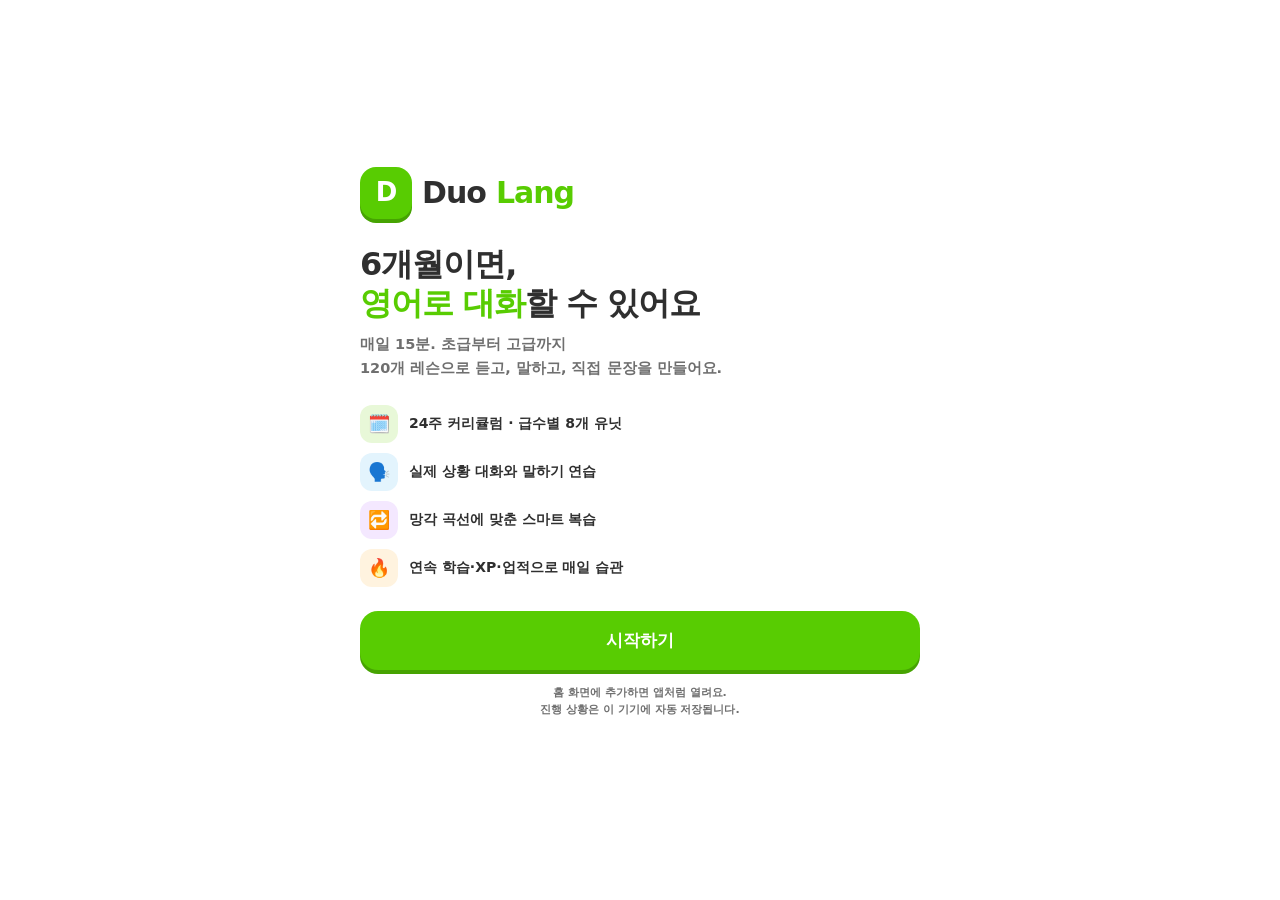
<file: index.html>
<!doctype html>
<html lang="ko">
<head>
<meta charset="utf-8" />
<meta name="viewport" content="width=device-width, initial-scale=1, viewport-fit=cover" />
<meta name="theme-color" content="#58cc02" />
<meta name="apple-mobile-web-app-capable" content="yes" />
<meta name="mobile-web-app-capable" content="yes" />
<meta name="apple-mobile-web-app-status-bar-style" content="default" />
<meta name="apple-mobile-web-app-title" content="DuoLang" />
<meta name="description" content="DuoLang — 6개월 완성 영어회화 코스. 초급·중급·고급 120개 데일리 레슨." />
<title>DuoLang · 6개월 영어회화 코스</title>
<link rel="manifest" href="manifest.webmanifest" />
<link rel="icon" type="image/png" sizes="192x192" href="icons/icon-192.png" />
<link rel="icon" type="image/png" sizes="512x512" href="icons/icon-512.png" />
<link rel="apple-touch-icon" href="icons/apple-touch-icon.png" />
<link rel="apple-touch-icon" sizes="180x180" href="icons/apple-touch-icon.png" />
<link rel="icon" href="data:image/svg+xml,%3Csvg xmlns='http://www.w3.org/2000/svg' viewBox='0 0 64 64'%3E%3Crect width='64' height='64' rx='16' fill='%2358cc02'/%3E%3Cpath d='M18 22h20a8 8 0 0 1 0 16H28l-8 8V22z' fill='%23fff'/%3E%3C/svg%3E" />
<link rel="stylesheet" href="css/style.css" />
</head>
<body>
<div id="app" aria-live="polite"></div>
<div id="toast-root" class="toast-root"></div>

<script src="js/data/beginner-a.js"></script>
<script src="js/data/beginner-b.js"></script>
<script src="js/data/intermediate-a.js"></script>
<script src="js/data/intermediate-b.js"></script>
<script src="js/data/advanced-a.js"></script>
<script src="js/data/advanced-b.js"></script>
<script src="js/data/situations.js"></script>
<script src="js/data/course.js"></script>
<script src="js/core/speech.js"></script>
<script src="js/core/store.js"></script>
<script src="js/core/gemini.js"></script>
<script src="js/core/exercises.js"></script>
<script src="js/lesson.js"></script>
<script src="js/views.js"></script>
<script src="js/app.js"></script>
</body>
</html>
</file>
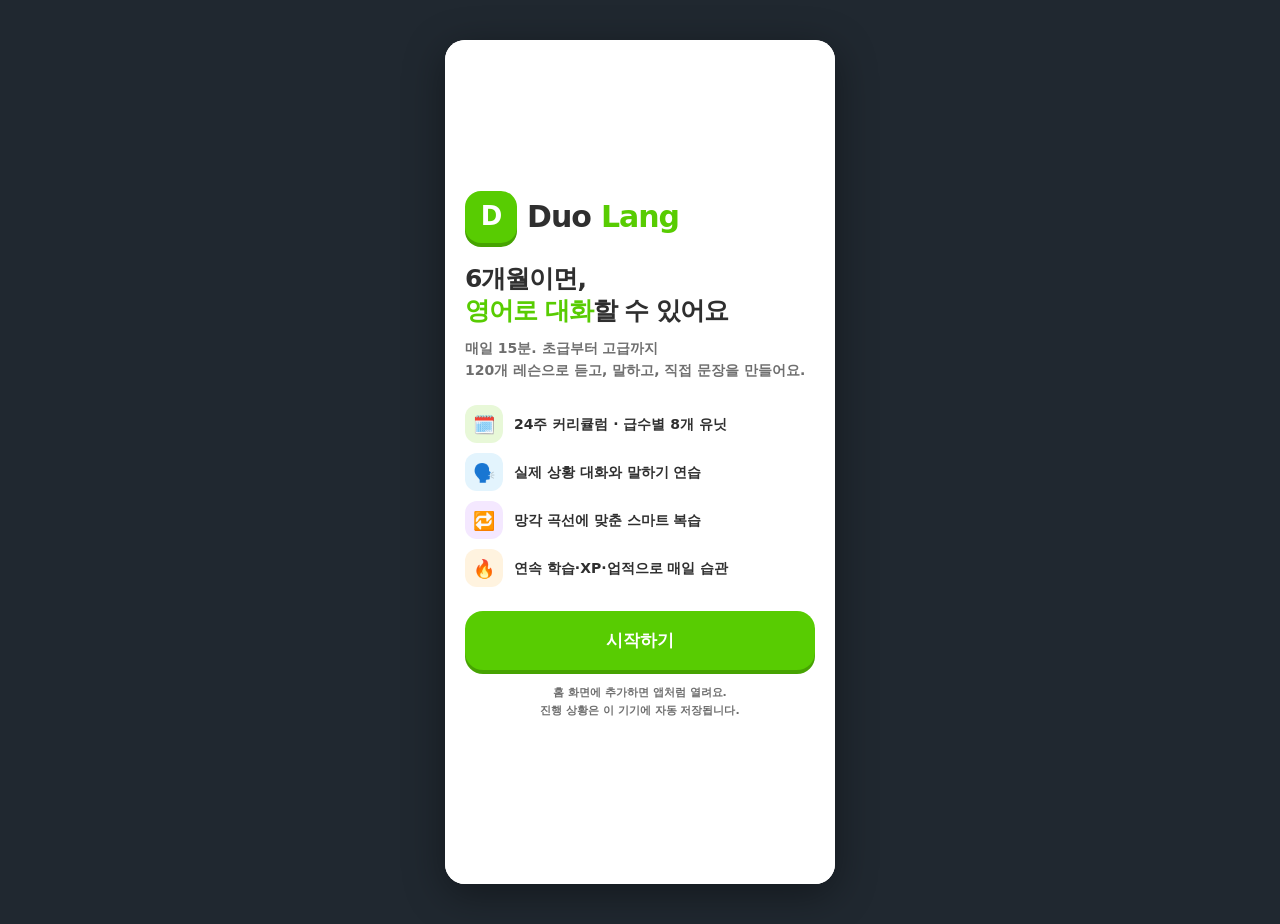
<file: _mobile-preview.html>
<!doctype html>
<html lang="ko">
<head>
<meta charset="utf-8">
<title>DuoLang mobile preview</title>
<style>
  html, body { margin: 0; height: 100%; background: #202830; }
  body { display: flex; justify-content: center; align-items: center; padding: 12px; }
  iframe { width: 390px; height: calc(100vh - 24px); max-height: 844px; border: 0; border-radius: 20px; background: #fff; box-shadow: 0 10px 40px rgba(0,0,0,.4); }
</style>
</head>
<body>
<iframe id="phone" src="/" title="DuoLang mobile preview"></iframe>
</body>
</html>
</file>
<file: css/style.css>
/* DuoLang — design system */
:root {
  --green: #58cc02;
  --green-d: #46a302;
  --green-t: #e8f8d8;
  --blue: #1cb0f6;
  --blue-d: #1899d6;
  --blue-t: #e3f4fd;
  --purple: #ce82ff;
  --purple-d: #a558d6;
  --purple-t: #f4e8ff;
  --orange: #ff9600;
  --orange-d: #d97b00;
  --red: #ff4b4b;
  --red-d: #d33;
  --red-t: #ffe9e9;
  --yellow: #ffc800;
  --bg: #ffffff;
  --bg-soft: #f7f7f7;
  --bg-card: #ffffff;
  --text: #2f2f2f;
  --text-soft: #6f6f6f;
  --line: #e5e5e5;
  --line-strong: #d7d7d7;
  --shadow: 0 2px 0 var(--line);
  --radius: 20px;
  --nav-h: 72px;
  --font: "Nunito", "Baloo 2", "Segoe UI", "Apple SD Gothic Neo", "Malgun Gothic",
    system-ui, -apple-system, sans-serif;
}

body[data-theme="dark"] {
  --bg: #15202b;
  --bg-soft: #1b2836;
  --bg-card: #1f2d3c;
  --text: #f1f5f9;
  --text-soft: #a7b6c6;
  --line: #2f4153;
  --line-strong: #3a4f64;
  --green-t: #203a12;
  --blue-t: #123347;
  --purple-t: #2c1b3b;
  --red-t: #3d1c1c;
}

* { box-sizing: border-box; }
html, body { margin: 0; padding: 0; }
body {
  font-family: var(--font);
  font-size: 16px;
  line-height: 1.5;
  background: var(--bg);
  color: var(--text);
  -webkit-font-smoothing: antialiased;
  overflow-x: hidden;
  word-break: keep-all;
  overflow-wrap: break-word;
  -webkit-tap-highlight-color: transparent;
}
button, input, textarea, select { font-family: inherit; }
button { cursor: pointer; border: 0; background: none; color: inherit; touch-action: manipulation; }
a { color: var(--blue-d); text-decoration: none; }
h1, h2, h3, h4, p, ul, ol { margin: 0; }
ul, ol { padding: 0; list-style: none; }
img, svg { display: block; }
:focus-visible { outline: 3px solid var(--blue); outline-offset: 2px; }
.hidden { display: none !important; }
.sr-only {
  position: absolute; width: 1px; height: 1px; padding: 0; margin: -1px;
  overflow: hidden; clip: rect(0 0 0 0); white-space: nowrap; border: 0;
}

/* ---------- layout shell ---------- */
.app-shell { display: flex; min-height: 100vh; min-height: 100dvh; }
.rail {
  position: fixed; inset: 0 auto 0 0; width: 248px;
  border-right: 2px solid var(--line);
  padding: 26px 16px 20px; display: flex; flex-direction: column; gap: 18px;
  background: var(--bg); z-index: 30;
}
.brand { display: flex; align-items: center; gap: 10px; padding: 4px 10px 10px; }
.brand-mark {
  width: 44px; height: 44px; border-radius: 14px; display: grid; place-items: center;
  background: var(--green); color: #fff; font-weight: 900; font-size: 22px;
  box-shadow: 0 4px 0 var(--green-d); flex: none;
}
.brand-name { font-size: 23px; font-weight: 900; letter-spacing: -0.5px; }
.brand-name span { color: var(--green); }
.brand-tag { font-size: 11px; font-weight: 800; color: var(--text-soft); letter-spacing: 0.4px; }
.nav-list { display: flex; flex-direction: column; gap: 6px; }
.nav-item {
  display: flex; align-items: center; gap: 12px; width: 100%;
  padding: 12px 14px; border-radius: 14px; border: 2px solid transparent;
  font-weight: 800; font-size: 15px; color: var(--text-soft); text-align: left;
}
.nav-item svg { width: 24px; height: 24px; flex: none; }
.nav-item:hover { background: var(--bg-soft); }
.nav-item.active { color: var(--blue-d); background: var(--blue-t); border-color: #b9e4fa; }
body[data-theme="dark"] .nav-item.active { border-color: #1d557a; }
.nav-badge {
  margin-left: auto; background: var(--red); color: #fff; border-radius: 999px;
  font-size: 11px; font-weight: 900; padding: 2px 7px;
}
.rail-foot { margin-top: auto; display: grid; gap: 10px; }
.rail-card {
  border: 2px solid var(--line); border-radius: 16px; padding: 12px;
  font-size: 12px; font-weight: 700; color: var(--text-soft); background: var(--bg-soft);
}
.rail-card b { display: block; font-size: 15px; color: var(--text); margin-bottom: 2px; }

.main {
  flex: 1; min-width: 0; padding: 22px 24px 130px;
  display: flex; justify-content: center;
}
.main-inner { width: 100%; max-width: 720px; }

.mobile-top { display: none; }
.bottom-nav { display: none; }

/* ---------- generic ui ---------- */
.btn {
  display: inline-flex; align-items: center; justify-content: center; gap: 8px;
  border-radius: 16px; padding: 13px 20px; font-weight: 900; font-size: 15px;
  letter-spacing: 0.2px; transition: transform 0.06s ease, filter 0.12s ease;
  border: 2px solid transparent; white-space: nowrap;
}
.btn svg { width: 20px; height: 20px; }
.btn:active { transform: translateY(2px); }
.btn.primary { background: var(--green); color: #fff; box-shadow: 0 4px 0 var(--green-d); }
.btn.primary:hover { filter: brightness(1.04); }
.btn.primary:active { box-shadow: 0 2px 0 var(--green-d); }
.btn.blue { background: var(--blue); color: #fff; box-shadow: 0 4px 0 var(--blue-d); }
.btn.blue:active { box-shadow: 0 2px 0 var(--blue-d); }
.btn.ghost {
  background: var(--bg-card); color: var(--text); border-color: var(--line-strong);
  box-shadow: 0 3px 0 var(--line-strong);
}
.btn.ghost:active { box-shadow: 0 1px 0 var(--line-strong); }
.btn.danger { background: var(--red); color: #fff; box-shadow: 0 4px 0 var(--red-d); }
.btn.soft { background: var(--bg-soft); color: var(--text); border-color: var(--line); }
.btn.wide { width: 100%; }
.btn.big { padding: 16px 26px; font-size: 17px; border-radius: 18px; }
.btn.sm { padding: 10px 16px; font-size: 14.5px; border-radius: 12px; }
.btn:disabled { opacity: 0.45; cursor: not-allowed; transform: none; }
.btn.primary:disabled { box-shadow: 0 4px 0 var(--green-d); }

.card {
  background: var(--bg-card); border: 2px solid var(--line); border-radius: var(--radius);
  padding: 18px; box-shadow: var(--shadow);
}
.card-title { display: flex; align-items: center; gap: 8px; font-size: 16px; font-weight: 900; }
.card-sub { margin-top: 4px; font-size: 13px; color: var(--text-soft); font-weight: 700; line-height: 1.5; }
.icon-btn {
  width: 40px; height: 40px; border-radius: 12px; display: grid; place-items: center;
  border: 2px solid var(--line); background: var(--bg-card); color: var(--text-soft);
  flex: none; transition: background 0.12s;
}
.icon-btn:hover { background: var(--bg-soft); color: var(--text); }
.icon-btn svg { width: 20px; height: 20px; }
.pill {
  display: inline-flex; align-items: center; gap: 6px; padding: 5px 10px;
  border-radius: 999px; font-size: 12px; font-weight: 900; background: var(--bg-soft);
  border: 2px solid var(--line); color: var(--text-soft);
}
.pill.green { background: var(--green-t); color: var(--green-d); border-color: #cdeca8; }
.pill.blue { background: var(--blue-t); color: var(--blue-d); border-color: #b9e4fa; }
.pill.purple { background: var(--purple-t); color: var(--purple-d); border-color: #e7cdf9; }
.pill.orange { background: #fff3df; color: var(--orange-d); border-color: #ffdfa8; }
.bar { height: 14px; border-radius: 999px; background: var(--line); overflow: hidden; }
.bar > i { display: block; height: 100%; border-radius: 999px; background: var(--green); transition: width 0.4s ease; }
.bar.blue > i { background: var(--blue); }
.bar.purple > i { background: var(--purple); }

.stat-num { font-size: 20px; font-weight: 900; letter-spacing: -0.3px; }
.stat-label { font-size: 11px; font-weight: 800; color: var(--text-soft); letter-spacing: 0.3px; text-transform: uppercase; }

/* top stat strip */
.top-stats { display: flex; align-items: center; gap: 6px; }
.stat-chip {
  display: inline-flex; align-items: center; gap: 5px; padding: 6px 9px;
  border-radius: 10px; font-weight: 900; font-size: 14px; color: var(--text);
}
.stat-chip svg { width: 19px; height: 19px; }
.stat-chip.flame { color: #ff8a00; }
.stat-chip.gem { color: var(--blue-d); }
.stat-chip.heart { color: var(--red); }
.stat-chip.muted { color: var(--text-soft); font-size: 13px; }

/* ---------- home ---------- */
.screen { animation: fade-up 0.35s ease both; }
@keyframes fade-up { from { opacity: 0; transform: translateY(8px); } to { opacity: 1; transform: none; } }

.hero {
  position: relative; overflow: hidden; border-radius: 24px; padding: 22px;
  background: linear-gradient(135deg, #5ed000 0%, #43b800 55%, #2fa300 100%);
  color: #fff; box-shadow: 0 6px 0 var(--green-d);
}
.hero::after {
  content: ""; position: absolute; width: 220px; height: 220px; border-radius: 50%;
  background: rgba(255, 255, 255, 0.12); right: -60px; top: -80px;
}
.hero::before {
  content: ""; position: absolute; width: 130px; height: 130px; border-radius: 50%;
  background: rgba(255, 255, 255, 0.1); right: 80px; bottom: -80px;
}
.hero > * { position: relative; z-index: 1; }
.hero-chips { display: flex; flex-wrap: wrap; gap: 6px; margin-bottom: 12px; }
.hero-chips .pill { background: rgba(255, 255, 255, 0.18); border-color: rgba(255, 255, 255, 0.3); color: #fff; }
.hero h1 { font-size: 27px; line-height: 1.25; letter-spacing: -0.6px; margin-bottom: 6px; }
.hero p { font-size: 14px; font-weight: 700; line-height: 1.55; color: rgba(255, 255, 255, 0.92); }
.hero-meta { margin-top: 16px; display: flex; align-items: center; gap: 10px; font-size: 12px; font-weight: 900; }
.hero-meta .bar { flex: 1; background: rgba(0, 0, 0, 0.18); height: 12px; }
.hero-meta .bar > i { background: #fff; }
.hero-actions { display: flex; gap: 10px; margin-top: 16px; flex-wrap: wrap; }
.hero .btn.primary { background: #fff; color: var(--green-d); box-shadow: 0 4px 0 rgba(0, 0, 0, 0.22); }
.hero .btn.ghost { background: rgba(255, 255, 255, 0.16); color: #fff; border-color: rgba(255, 255, 255, 0.5); box-shadow: none; }

.dash-grid { display: grid; grid-template-columns: repeat(3, 1fr); gap: 12px; margin-top: 18px; }
.dash-card { padding: 15px; border-radius: 18px; }
.goal-row { display: flex; align-items: center; gap: 12px; margin-top: 10px; }
.ring { width: 62px; height: 62px; flex: none; }
.ring .track { stroke: var(--line); }
.ring .prog { stroke: var(--green); stroke-linecap: round; transition: stroke-dashoffset 0.6s ease; transform: rotate(-90deg); transform-origin: 50% 50%; }
.goal-amount { font-size: 19px; font-weight: 900; letter-spacing: -0.4px; }
.goal-amount small { font-size: 12px; color: var(--text-soft); font-weight: 800; }
.goal-sub { font-size: 11px; color: var(--text-soft); font-weight: 800; margin-top: 2px; }
.week-dots { display: flex; gap: 5px; margin-top: 12px; }
.week-dot { flex: 1; display: grid; gap: 4px; justify-items: center; font-size: 9px; font-weight: 900; color: var(--text-soft); }
.week-dot i {
  display: block; width: 22px; height: 22px; border-radius: 50%; background: var(--line);
  border: 2px solid transparent;
}
.week-dot.on i { background: var(--green); }
.week-dot.today i { border-color: var(--green); }
.quick-review { margin-top: 10px; display: flex; align-items: center; gap: 10px; }
.quick-review .num { font-size: 26px; font-weight: 900; color: var(--blue-d); }
.quick-review .lbl { font-size: 12px; font-weight: 800; color: var(--text-soft); line-height: 1.35; }
.dash-card .btn { margin-top: 10px; }

/* ---------- path ---------- */
.path { margin-top: 26px; display: flex; flex-direction: column; gap: 8px; }
.section-head { display: flex; align-items: center; justify-content: space-between; gap: 10px; margin-bottom: 10px; }
.section-head h2 { font-size: 20px; font-weight: 900; letter-spacing: -0.4px; }
.section-head .sub { font-size: 12px; font-weight: 800; color: var(--text-soft); }

.unit-block { margin-top: 26px; }
.unit-card {
  border-radius: 18px; padding: 16px 16px 14px; border: 2px solid var(--line);
  background: var(--bg-card); box-shadow: 0 3px 0 var(--line); position: relative; overflow: hidden;
}
.unit-card::before { content: ""; position: absolute; inset: 0 auto 0 0; width: 6px; background: currentColor; }
.unit-card.green { color: var(--green); border-color: #cdeca8; background: var(--green-t); box-shadow: 0 3px 0 #b9dd90; }
.unit-card.blue { color: var(--blue); border-color: #b9e4fa; background: var(--blue-t); box-shadow: 0 3px 0 #a3d8f2; }
.unit-card.purple { color: var(--purple); border-color: #e7cdf9; background: var(--purple-t); box-shadow: 0 3px 0 #d9b6ef; }
body[data-theme="dark"] .unit-card.green { border-color: #3d6a1c; box-shadow: none; }
body[data-theme="dark"] .unit-card.blue { border-color: #1d557a; box-shadow: none; }
body[data-theme="dark"] .unit-card.purple { border-color: #55316e; box-shadow: none; }
.unit-head { display: flex; gap: 12px; align-items: flex-start; }
.unit-head > div:first-child { flex: 1; min-width: 0; }
.unit-kicker { font-size: 13px; font-weight: 900; letter-spacing: 0.6px; color: inherit; text-transform: uppercase; opacity: 0.95; }
.unit-card h3 { font-size: 20px; font-weight: 900; color: var(--text); margin-top: 2px; letter-spacing: -0.4px; }
.unit-card p { font-size: 14px; font-weight: 700; color: var(--text-soft); margin-top: 3px; line-height: 1.5; }
.unit-emoji { font-size: 28px; line-height: 1; flex: none; }
.unit-progress { display: flex; align-items: center; gap: 8px; margin-top: 12px; }
.unit-progress .bar { flex: 1; height: 9px; background: rgba(0, 0, 0, 0.1); }
.unit-progress .bar > i { background: currentColor; }
.unit-progress small { font-size: 12px; font-weight: 900; color: inherit; }
.unit-card.complete .unit-progress small { color: var(--green-d); }

.node-list { display: flex; flex-direction: column; padding: 42px 0 2px; }
.node-row {
  position: relative; display: flex; justify-content: center; align-items: center;
  height: 118px; --x: 0px;
}
.node-wrap { transform: translateX(var(--x)); position: relative; display: grid; justify-items: center; gap: 4px; }
.node {
  width: 70px; height: 70px; border-radius: 50%; display: grid; place-items: center;
  color: #fff; background: var(--green); box-shadow: 0 6px 0 var(--green-d);
  transition: transform 0.1s ease, filter 0.15s; position: relative;
}
.node svg { width: 30px; height: 30px; }
.node:hover { filter: brightness(1.05); transform: translateY(-2px); }
.node:active { transform: translateY(3px); box-shadow: 0 3px 0 var(--green-d); }
.node-row.blue .node { background: var(--blue); box-shadow: 0 6px 0 var(--blue-d); }
.node-row.purple .node { background: var(--purple); box-shadow: 0 6px 0 var(--purple-d); }
.node-row.locked .node { background: #e5e5e5; color: #b0b0b0; box-shadow: 0 6px 0 #d0d0d0; }
body[data-theme="dark"] .node-row.locked .node { background: #2a3a49; color: #64798d; box-shadow: 0 6px 0 #1d2a36; }
.node-row.done .node { background: var(--green); box-shadow: 0 6px 0 var(--green-d); }
.node-row.done.blue .node { background: var(--blue); box-shadow: 0 6px 0 var(--blue-d); }
.node-row.done.purple .node { background: var(--purple); box-shadow: 0 6px 0 var(--purple-d); }
.node-row.current .node { animation: bob 2.2s ease-in-out infinite; }
@keyframes bob { 0%, 100% { transform: translateY(0); } 50% { transform: translateY(-5px); } }
.node-row.current .node::after {
  content: ""; position: absolute; inset: -9px; border-radius: 50%;
  border: 3px solid currentColor; opacity: 0.25; animation: halo 2.2s ease-out infinite;
}
@keyframes halo { 0% { transform: scale(0.9); opacity: 0.35; } 70% { transform: scale(1.12); opacity: 0; } 100% { opacity: 0; } }
.start-bubble {
  position: absolute; top: -42px; left: 50%; transform: translateX(-50%);
  background: var(--bg-card); color: var(--green-d); border: 2px solid #cdeca8;
  border-radius: 12px; padding: 7px 12px; font-size: 12px; font-weight: 900;
  white-space: nowrap; box-shadow: 0 3px 0 #cdeca8; animation: bob 2.2s ease-in-out infinite;
}
.start-bubble::after {
  content: ""; position: absolute; bottom: -7px; left: 50%; margin-left: -6px;
  width: 10px; height: 10px; background: var(--bg-card); border-right: 2px solid #cdeca8;
  border-bottom: 2px solid #cdeca8; transform: rotate(45deg);
}
.node-row.blue .start-bubble { color: var(--blue-d); border-color: #b9e4fa; box-shadow: 0 3px 0 #b9e4fa; }
.node-row.blue .start-bubble::after { border-color: #b9e4fa; }
.node-row.purple .start-bubble { color: var(--purple-d); border-color: #e7cdf9; box-shadow: 0 3px 0 #e7cdf9; }
.node-row.purple .start-bubble::after { border-color: #e7cdf9; }
.node-stars { display: flex; gap: 2px; height: 13px; }
.node-stars svg { width: 13px; height: 13px; color: #d8d8d8; }
.node-stars svg.on { color: var(--yellow); }
.node-tag { font-size: 12px; font-weight: 800; color: var(--text-soft); letter-spacing: 0.2px; max-width: 124px; text-align: center; white-space: nowrap; overflow: hidden; text-overflow: ellipsis; line-height: 1.3; }
.node-row.locked .node-tag { color: var(--line-strong); }

.level-next { margin-top: 30px; border: 2px dashed var(--line-strong); border-radius: 20px; padding: 18px; }
.level-next h3 { font-size: 17px; font-weight: 900; }
.level-next p { margin-top: 4px; font-size: 13.5px; color: var(--text-soft); font-weight: 700; line-height: 1.5; }
.level-next .row { display: flex; align-items: center; justify-content: space-between; gap: 10px; margin-top: 12px; flex-wrap: wrap; }
.home-foot { margin-top: 36px; text-align: center; font-size: 13px; color: var(--text-soft); font-weight: 700; line-height: 1.7; }

@media (max-width: 1080px) {
  .rail { display: none; }
  .main { padding: 0 16px calc(112px + env(safe-area-inset-bottom)); }
  .main-inner { max-width: 760px; }
  .mobile-top {
    display: flex; align-items: center; justify-content: space-between; gap: 8px;
    position: sticky; top: 0; z-index: 20; margin: 0 -16px 14px;
    padding: calc(11px + env(safe-area-inset-top)) calc(16px + env(safe-area-inset-right)) 11px calc(16px + env(safe-area-inset-left));
    background: color-mix(in srgb, var(--bg) 88%, transparent);
    backdrop-filter: blur(12px); border-bottom: 2px solid var(--line);
  }
  .bottom-nav {
    display: flex; position: fixed; inset: auto 0 0 0; z-index: 40;
    min-height: var(--nav-h);
    background: var(--bg); border-top: 2px solid var(--line);
    padding: 6px calc(10px + env(safe-area-inset-right)) calc(6px + env(safe-area-inset-bottom)) calc(10px + env(safe-area-inset-left));
  }
  .bottom-nav .nav-item {
    flex-direction: column; align-items: center; justify-content: center; gap: 4px;
    font-size: 12px; font-weight: 800; padding: 6px; border-radius: 12px; min-height: 54px;
  }
  .bottom-nav .nav-item svg { width: 26px; height: 26px; }
  .bottom-nav .nav-item.active { border-color: transparent; background: transparent; color: var(--blue-d); }
  .dash-grid { grid-template-columns: 1fr 1fr; }
  .dash-grid .dash-card:last-child { grid-column: 1 / -1; }
  .toast-root { bottom: calc(var(--nav-h) + 18px + env(safe-area-inset-bottom)); }
  .option, .goal-option, .level-card, .pick-card, .prompt-row { touch-action: manipulation; }
}
@media (max-width: 620px) {
  .hero { padding: 18px; border-radius: 20px; }
  .hero h1 { font-size: 23px; }
  .hero-actions .btn.big { flex: 1 1 auto; padding: 14px 12px; font-size: 15px; border-radius: 16px; }
  .dash-grid { grid-template-columns: 1fr; }
  .dash-grid .dash-card:last-child { grid-column: auto; }
  .node-row { height: 106px; }
  .node { width: 62px; height: 62px; }
  .node svg { width: 26px; height: 26px; }
  .start-bubble { top: -38px; font-size: 12.5px; padding: 6px 12px; }
}

/* ---------- lesson player ---------- */
.lesson-shell {
  min-height: 100vh; min-height: 100dvh; display: flex; flex-direction: column; background: var(--bg);
}
.lesson-top {
  position: sticky; top: 0; z-index: 20; display: flex; align-items: center; gap: 12px;
  padding: calc(14px + env(safe-area-inset-top)) calc(18px + env(safe-area-inset-right)) 14px calc(18px + env(safe-area-inset-left));
  background: var(--bg); border-bottom: 2px solid var(--line);
}
.lesson-top .progress { flex: 1; height: 16px; border-radius: 999px; background: var(--line); overflow: hidden; }
.lesson-top .progress > i {
  display: block; height: 100%; background: var(--green); border-radius: 999px;
  transition: width 0.35s ease; position: relative;
}
.lesson-top .progress > i::after {
  content: ""; position: absolute; left: 8px; right: 8px; top: 3px; height: 4px;
  border-radius: 99px; background: rgba(255, 255, 255, 0.35);
}
.lesson-close { width: 34px; height: 34px; border-radius: 10px; display: grid; place-items: center; color: var(--text-soft); }
.lesson-close:hover { background: var(--bg-soft); }
.lesson-close svg { width: 22px; height: 22px; }
.hearts-mini { display: inline-flex; align-items: center; gap: 4px; font-weight: 900; color: var(--red); font-size: 15px; }
.hearts-mini svg { width: 21px; height: 21px; }
.hearts-mini.off { color: var(--text-soft); }

.lesson-body { flex: 1; width: 100%; max-width: 680px; margin: 0 auto; padding: 24px 20px 30px; }
.lesson-tag { display: flex; align-items: center; gap: 8px; margin-bottom: 14px; flex-wrap: wrap; }
.lesson-tag span { font-size: 13.5px; font-weight: 900; letter-spacing: 0.4px; text-transform: uppercase; color: var(--green-d); background: var(--green-t); padding: 6px 12px; border-radius: 9px; }
.lesson-tag span.alt { color: var(--blue-d); background: var(--blue-t); }
.lesson-title { font-size: 22px; font-weight: 900; letter-spacing: -0.4px; margin-bottom: 4px; }
.lesson-sub { font-size: 13px; font-weight: 700; color: var(--text-soft); line-height: 1.55; }

/* lesson intro */
.intro-card { border: 2px solid var(--line); border-radius: 22px; padding: 20px; box-shadow: var(--shadow); margin-top: 16px; }
.intro-card h3 { font-size: 17px; font-weight: 900; display: flex; align-items: center; gap: 8px; }
.intro-list { display: grid; gap: 8px; margin-top: 12px; }
.intro-item {
  display: flex; align-items: center; gap: 10px; border: 2px solid var(--line);
  border-radius: 14px; padding: 11px 12px; background: var(--bg-soft);
}
.intro-item .en { flex: 1; min-width: 0; font-weight: 900; font-size: 15.5px; line-height: 1.4; }
.intro-item .ko { display: block; font-size: 13px; font-weight: 700; color: var(--text-soft); margin-top: 2px; }
.intro-actions { margin-top: 18px; display: flex; gap: 10px; flex-wrap: wrap; }
.intro-note { margin-top: 12px; font-size: 13px; color: var(--text-soft); font-weight: 700; line-height: 1.6; }
.unit-goal { margin-top: 12px; display: flex; align-items: center; gap: 9px; background: var(--blue-t); border: 2px solid #b9e4fa; color: var(--blue-d); border-radius: 14px; padding: 11px 14px; font-size: 14.5px; font-weight: 900; line-height: 1.4; }

/* exercise */
.ex-prompt { font-size: 20px; font-weight: 900; margin-bottom: 10px; letter-spacing: -0.2px; }
.ex-question {
  margin: 10px 0 18px; padding: 22px; border: 2px solid var(--line); border-radius: 20px;
  background: var(--bg-card); box-shadow: 0 3px 0 var(--line); display: flex; align-items: center; gap: 14px;
}
.ex-question .q-text { flex: 1; font-size: 22px; font-weight: 900; line-height: 1.4; letter-spacing: -0.3px; }
.ex-question .q-ko { font-size: 14.5px; font-weight: 800; color: var(--text-soft); margin-top: 5px; }
.ex-question.small .q-text { font-size: 19px; }
.audio-badge { display: flex; align-items: center; gap: 8px; margin-bottom: 14px; }
.audio-badge .wave { display: flex; align-items: flex-end; gap: 3px; height: 26px; }
.audio-badge .wave i { width: 4px; background: var(--blue); border-radius: 2px; height: 40%; animation: wave 1s ease-in-out infinite; }
.audio-badge .wave i:nth-child(2) { animation-delay: 0.15s; height: 75%; }
.audio-badge .wave i:nth-child(3) { animation-delay: 0.3s; height: 55%; }
.audio-badge .wave i:nth-child(4) { animation-delay: 0.45s; height: 90%; }
.audio-badge .wave i:nth-child(5) { animation-delay: 0.6s; height: 45%; }
@keyframes wave { 0%, 100% { transform: scaleY(0.5); } 50% { transform: scaleY(1); } }

.speak-btn {
  display: inline-flex; align-items: center; gap: 8px; border-radius: 14px;
  background: var(--blue-t); color: var(--blue-d); font-weight: 900; font-size: 15px;
  padding: 11px 16px; border: 2px solid #b9e4fa;
}
.speak-btn svg { width: 20px; height: 20px; }
.speak-btn:hover { filter: brightness(0.98); }
.speak-btn.plain { background: var(--bg-soft); color: var(--text-soft); border-color: var(--line); }
.speak-btn.plain svg { width: 18px; height: 18px; }

.options { display: grid; gap: 9px; }
.option {
  display: flex; align-items: center; gap: 12px; width: 100%; text-align: left;
  padding: 15px 16px; border-radius: 16px; border: 2px solid var(--line);
  background: var(--bg-card); box-shadow: 0 3px 0 var(--line);
  font-weight: 800; font-size: 16px; line-height: 1.4; transition: background 0.1s, border-color 0.1s;
  color: var(--text);
}
.option:hover { background: var(--bg-soft); }
.option .key {
  width: 26px; height: 26px; border-radius: 7px; border: 2px solid var(--line-strong);
  display: grid; place-items: center; font-size: 12px; font-weight: 900; color: var(--text-soft); flex: none;
}
.option .txt { flex: 1; }
.option .sub { display: block; font-size: 13.5px; color: var(--text-soft); font-weight: 700; margin-top: 3px; }
.option.selected { border-color: var(--blue); background: var(--blue-t); box-shadow: 0 3px 0 var(--blue); }
.option.selected .key { border-color: var(--blue); color: var(--blue-d); }
.option.correct { border-color: var(--green); background: var(--green-t); box-shadow: 0 3px 0 var(--green); }
.option.correct .key { background: var(--green); border-color: var(--green); color: #fff; }
.option.wrong { border-color: var(--red); background: var(--red-t); box-shadow: 0 3px 0 var(--red); }
.option.wrong .key { background: var(--red); border-color: var(--red); color: #fff; }
.option:disabled { cursor: default; }

/* word bank / build */
.answer-zone {
  min-height: 66px; border-top: 2px solid var(--line); border-bottom: 2px solid var(--line);
  padding: 10px 2px; display: flex; flex-wrap: wrap; gap: 7px; align-items: center; margin-bottom: 18px;
}
.answer-zone .placeholder { color: var(--line-strong); font-weight: 800; font-size: 13px; }
.token {
  padding: 9px 13px; border-radius: 12px; border: 2px solid var(--line);
  background: var(--bg-card); box-shadow: 0 3px 0 var(--line-strong);
  font-weight: 800; font-size: 15px; color: var(--text); transition: transform 0.06s, opacity 0.12s;
}
.token:hover { background: var(--bg-soft); }
.token:active { transform: translateY(2px); box-shadow: 0 1px 0 var(--line-strong); }
.bank { display: flex; flex-wrap: wrap; gap: 8px; min-height: 46px; }
.token.used { opacity: 0.22; pointer-events: none; }
.token.removable { border-color: #c5dff0; background: var(--bg-soft); }

/* blank / dictation */
.blank-line { font-size: 21px; font-weight: 900; line-height: 1.8; letter-spacing: -0.2px; }
.blank-line .gap { display: inline-block; min-width: 92px; border-bottom: 3px solid var(--blue); text-align: center; color: var(--blue-d); }
.blank-line .gap.filled { background: var(--blue-t); border-radius: 6px 6px 0 0; }
.hint-ko { margin-top: 10px; font-size: 15.5px; color: var(--text-soft); font-weight: 700; }
.answer-input {
  width: 100%; padding: 16px; border-radius: 16px; border: 2px solid var(--line-strong);
  background: var(--bg-card); color: var(--text); font-size: 18px; font-weight: 800; outline: none;
  box-shadow: 0 3px 0 var(--line-strong);
}
.answer-input:focus { border-color: var(--blue); box-shadow: 0 3px 0 var(--blue); }
.answer-input::placeholder { color: var(--line-strong); font-weight: 700; }
.typing-note { margin-top: 10px; font-size: 13.5px; font-weight: 700; color: var(--text-soft); line-height: 1.5; }

/* dialogue */
.bubbles { display: grid; gap: 10px; margin-bottom: 18px; }
.bubble { display: flex; gap: 9px; align-items: flex-end; }
.bubble.me { flex-direction: row-reverse; }
.bubble .avatar {
  width: 34px; height: 34px; border-radius: 50%; background: var(--blue-t); color: var(--blue-d);
  display: grid; place-items: center; font-size: 12px; font-weight: 900; flex: none;
  border: 2px solid #b9e4fa;
}
.bubble.me .avatar { background: var(--green-t); color: var(--green-d); border-color: #cdeca8; }
.bubble .body {
  max-width: 82%; background: var(--bg-soft); border: 2px solid var(--line);
  border-radius: 16px 16px 16px 4px; padding: 10px 12px;
}
.bubble.me .body { background: var(--blue-t); border-color: #c7e8fa; border-radius: 16px 16px 4px 16px; }
.bubble .name { font-size: 10px; font-weight: 900; color: var(--text-soft); margin-bottom: 2px; }
.bubble .line { font-size: 14.5px; font-weight: 800; line-height: 1.45; }
.bubble .ko { font-size: 11.5px; font-weight: 700; color: var(--text-soft); margin-top: 3px; }
.bubble .audio-inline { margin-top: 5px; }

/* speaking */
.speak-card { text-align: center; padding: 20px 10px; }
.speak-target { font-size: 26px; font-weight: 900; line-height: 1.4; letter-spacing: -0.3px; }
.speak-ko { margin-top: 8px; font-size: 17px; color: var(--text); opacity: 0.88; font-weight: 800; }
.mic-zone { display: grid; justify-items: center; gap: 12px; margin-top: 22px; }
.mic-btn {
  width: 92px; height: 92px; border-radius: 50%; display: grid; place-items: center;
  background: var(--green); color: #fff; box-shadow: 0 6px 0 var(--green-d);
  transition: transform 0.1s;
}
.mic-btn svg { width: 42px; height: 42px; }
.mic-btn:active { transform: translateY(3px); box-shadow: 0 3px 0 var(--green-d); }
.mic-btn.recording { background: var(--red); box-shadow: 0 6px 0 var(--red-d); animation: pulse 1.4s infinite; }
.mic-btn.listening { background: var(--blue); box-shadow: 0 6px 0 var(--blue-d); }
@keyframes pulse { 0%, 100% { transform: scale(1); } 50% { transform: scale(1.05); } }
.mic-hint { font-size: 15px; font-weight: 800; color: var(--text); max-width: 360px; line-height: 1.55; }
.speak-result { margin-top: 14px; border-radius: 14px; padding: 14px 16px; font-size: 15px; font-weight: 800; line-height: 1.5; }
.speak-result.ok { background: var(--green-t); color: var(--green-d); border: 2px solid #cdeca8; }
.speak-result.bad { background: var(--red-t); color: var(--red-d); border: 2px solid #ffc9c9; }
.speak-result .heard { display: block; color: var(--text-soft); font-weight: 700; font-size: 14px; margin-top: 5px; }
.self-check { margin-top: 12px; display: flex; gap: 8px; justify-content: center; flex-wrap: wrap; }
.self-check .btn { font-size: 14.5px; font-weight: 800; padding: 10px 18px; border-radius: 12px; }

/* lesson footer + feedback */
.lesson-foot { position: sticky; bottom: 0; z-index: 15; border-top: 2px solid var(--line); background: var(--bg); padding: 14px calc(20px + env(safe-area-inset-right)) calc(14px + env(safe-area-inset-bottom)) calc(20px + env(safe-area-inset-left)); box-shadow: 0 -6px 18px rgba(15, 23, 32, 0.06); }
.lesson-foot-inner { max-width: 680px; margin: 0 auto; }
.feedback { border-radius: 16px; padding: 15px 18px; margin-bottom: 12px; animation: pop 0.22s ease; }
@keyframes pop { from { transform: scale(0.97); opacity: 0.6; } to { transform: none; opacity: 1; } }
.feedback.ok { background: var(--green-t); border: 2px solid #cdeca8; }
.feedback.bad { background: var(--red-t); border: 2px solid #ffc9c9; }
.feedback .f-head { display: flex; align-items: center; gap: 8px; font-weight: 900; font-size: 17.5px; }
.feedback.ok .f-head { color: var(--green-d); }
.feedback.bad .f-head { color: var(--red-d); }
.feedback .f-answer { margin-top: 6px; font-size: 16px; font-weight: 800; color: var(--text); line-height: 1.45; }
.feedback .f-answer b { color: var(--green-d); }
.feedback.bad .f-answer b { color: var(--red-d); }
.feedback .f-note { margin-top: 6px; font-size: 14px; color: var(--text-soft); font-weight: 700; line-height: 1.5; }

/* intro / result */
.result-wrap { min-height: 100vh; min-height: 100dvh; display: flex; flex-direction: column; align-items: center; justify-content: center; padding: calc(30px + env(safe-area-inset-top)) calc(20px + env(safe-area-inset-right)) calc(50px + env(safe-area-inset-bottom)) calc(20px + env(safe-area-inset-left)); position: relative; overflow: hidden; }
.result-card { width: 100%; max-width: 520px; text-align: center; position: relative; z-index: 2; }
.result-badge {
  width: 92px; height: 92px; margin: 0 auto 14px; border-radius: 50%; display: grid; place-items: center;
  background: var(--yellow); color: #fff; box-shadow: 0 6px 0 #d9a900; font-size: 44px;
}
.result-card h1 { font-size: 28px; font-weight: 900; letter-spacing: -0.6px; }
.result-card .sub { margin-top: 6px; font-size: 14px; font-weight: 700; color: var(--text-soft); line-height: 1.55; }
.result-stats { display: grid; grid-template-columns: repeat(3, 1fr); gap: 10px; margin-top: 22px; }
.result-stat { border: 2px solid var(--line); border-radius: 16px; padding: 12px 8px; background: var(--bg-card); }
.result-stat .v { font-size: 21px; font-weight: 900; }
.result-stat .l { font-size: 10.5px; font-weight: 800; color: var(--text-soft); margin-top: 2px; }
.result-words { margin-top: 18px; text-align: left; border: 2px solid var(--line); border-radius: 16px; padding: 14px; background: var(--bg-soft); }
.result-words h3 { font-size: 13px; font-weight: 900; margin-bottom: 8px; }
.word-row { display: flex; align-items: center; gap: 8px; padding: 6px 0; border-bottom: 1px dashed var(--line); }
.word-row:last-child { border-bottom: 0; }
.word-row .en { font-weight: 900; font-size: 13.5px; }
.word-row .ko { font-size: 11.5px; color: var(--text-soft); font-weight: 700; margin-left: auto; text-align: right; }
.result-actions { margin-top: 22px; display: grid; gap: 10px; }
.confetti { position: absolute; inset: 0; pointer-events: none; overflow: hidden; z-index: 1; }
.confetti i { position: absolute; width: 9px; height: 14px; border-radius: 2px; top: -20px; animation: fall linear forwards; }
@keyframes fall { to { transform: translateY(115vh) rotate(720deg); opacity: 0.9; } }

/* out of hearts */
.overlay-screen { position: fixed; inset: 0; z-index: 100; background: var(--bg); display: flex; align-items: center; justify-content: center; padding: calc(24px + env(safe-area-inset-top)) calc(24px + env(safe-area-inset-right)) calc(24px + env(safe-area-inset-bottom)) calc(24px + env(safe-area-inset-left)); }
.heart-panel { max-width: 460px; width: 100%; text-align: center; }
.heart-panel .big-heart { font-size: 64px; line-height: 1; margin-bottom: 10px; }
.heart-panel h2 { font-size: 24px; font-weight: 900; letter-spacing: -0.4px; }
.heart-panel p { margin-top: 8px; font-size: 14px; color: var(--text-soft); font-weight: 700; line-height: 1.6; }
.heart-actions { margin-top: 20px; display: grid; gap: 9px; }
.heart-tip { margin-top: 14px; font-size: 11.5px; color: var(--text-soft); font-weight: 700; }

/* modal + toast */
.modal-root { position: fixed; inset: 0; z-index: 90; display: flex; align-items: flex-end; justify-content: center; }
.modal-backdrop { position: absolute; inset: 0; background: rgba(15, 23, 32, 0.55); backdrop-filter: blur(2px); }
.modal-card {
  position: relative; z-index: 1; width: 100%; max-width: 560px; max-height: 88vh; max-height: 88dvh; overflow: auto;
  background: var(--bg); border-radius: 24px 24px 0 0;
  padding: 22px calc(20px + env(safe-area-inset-right)) calc(40px + env(safe-area-inset-bottom)) calc(20px + env(safe-area-inset-left));
  animation: slide-up 0.25s ease both;
  overscroll-behavior: contain;
}
@keyframes slide-up { from { transform: translateY(40px); opacity: 0.5; } to { transform: none; opacity: 1; } }
.modal-top { display: flex; align-items: flex-start; justify-content: space-between; gap: 12px; }
.modal-top h2 { font-size: 24px; font-weight: 900; letter-spacing: -0.4px; }
.modal-top p { font-size: 14.5px; font-weight: 700; color: var(--text-soft); margin-top: 4px; line-height: 1.5; }
.toast-root { position: fixed; left: 50%; bottom: 92px; transform: translateX(-50%); z-index: 120; display: grid; gap: 8px; width: max-content; max-width: 90vw; }
.toast {
  background: var(--text); color: var(--bg); border-radius: 12px; padding: 11px 16px;
  font-size: 13px; font-weight: 800; box-shadow: 0 8px 24px rgba(0, 0, 0, 0.2);
  animation: toast-in 0.25s ease both;
}
@keyframes toast-in { from { transform: translateY(12px); opacity: 0; } to { transform: none; opacity: 1; } }

@media (min-width: 700px) {
  .modal-root { align-items: center; }
  .modal-card { border-radius: 24px; max-height: 84dvh; }
}
@media (max-width: 560px) {
  .lesson-body { padding: 18px 16px 24px; }
  .lesson-title { font-size: 22px; }
  .lesson-tag span { font-size: 13px; padding: 5px 11px; }
  .lesson-close { width: 40px; height: 40px; margin-left: -4px; }
  .lesson-foot { padding: 12px 16px calc(12px + env(safe-area-inset-bottom)); }
  .ex-prompt { font-size: 20px; }
  .ex-question { padding: 18px; }
  .ex-question .q-text { font-size: 21px; }
  .blank-line { font-size: 20px; }
  .speak-target { font-size: 25px; }
  .speak-ko { font-size: 17px; }
  .mic-hint { font-size: 14.5px; }
  .btn.sm { font-size: 14.5px; padding: 10px 16px; }
  .result-wrap { padding-top: calc(22px + env(safe-area-inset-top)); padding-bottom: calc(28px + env(safe-area-inset-bottom)); }
  .result-stats { gap: 7px; }
  .result-stat .v { font-size: 18px; }
  .toast-root { bottom: calc(var(--nav-h) + 14px + env(safe-area-inset-bottom)); max-width: calc(100vw - 28px); }
}

/* ---------- page headers / practice ---------- */
.page-head { margin-bottom: 18px; }
.page-kicker { font-size: 11px; font-weight: 900; letter-spacing: 0.8px; color: var(--green-d); text-transform: uppercase; }
.page-head h1 { font-size: 27px; font-weight: 900; letter-spacing: -0.7px; margin-top: 3px; }
.page-head p { margin-top: 5px; font-size: 13.5px; font-weight: 700; color: var(--text-soft); line-height: 1.6; }

.practice-grid { display: grid; grid-template-columns: 1.2fr 1fr; gap: 12px; }
.practice-card { position: relative; overflow: hidden; }
.review-highlight { background: linear-gradient(160deg, var(--blue-t), var(--bg-card)); border-color: #b9e4fa; }
.review-big { font-size: 40px; font-weight: 900; line-height: 1; color: var(--blue-d); letter-spacing: -1px; }
.review-big small { font-size: 14px; color: var(--text-soft); font-weight: 800; }
.review-list { margin-top: 10px; display: grid; gap: 6px; }
.review-list li { display: flex; align-items: center; gap: 7px; font-size: 12px; font-weight: 800; color: var(--text-soft); }
.review-list li svg { width: 15px; height: 15px; color: var(--blue); flex: none; }
.empty-note { font-size: 12.5px; color: var(--text-soft); font-weight: 700; line-height: 1.6; }

.section-block { margin-top: 26px; }
.section-block h2 { font-size: 19px; font-weight: 900; letter-spacing: -0.4px; }
.section-block > p { font-size: 12.5px; color: var(--text-soft); font-weight: 700; margin-top: 3px; }
.speak-prompts { display: grid; gap: 10px; margin-top: 12px; }
.prompt-row {
  display: flex; align-items: center; gap: 12px; padding: 14px 16px; border: 2px solid var(--line);
  border-radius: 16px; background: var(--bg-card); box-shadow: 0 3px 0 var(--line);
  cursor: pointer; width: 100%; text-align: left;
}
.prompt-row:hover { background: var(--bg-soft); }
.prompt-row .no { width: 30px; height: 30px; border-radius: 9px; background: var(--purple-t); color: var(--purple-d); display: grid; place-items: center; font-weight: 900; font-size: 13px; flex: none; }
.prompt-row .en { font-size: 14px; font-weight: 900; line-height: 1.4; display: block; }
.prompt-row .ko { font-size: 11.5px; font-weight: 700; color: var(--text-soft); margin-top: 2px; display: block; }
.prompt-row .go { color: var(--text-soft); flex: none; }
.prompt-row .go svg { width: 18px; height: 18px; }

.weak-list { display: grid; gap: 8px; margin-top: 12px; }
.weak-row { display: flex; align-items: center; gap: 10px; padding: 11px 13px; border: 2px solid var(--line); border-radius: 14px; background: var(--bg-card); }
.weak-row .en { font-weight: 900; font-size: 13.5px; flex: 1; min-width: 0; }
.weak-row .ko { font-size: 11.5px; color: var(--text-soft); font-weight: 700; }
.weak-row .count { font-size: 10px; font-weight: 900; color: var(--red-d); background: var(--red-t); border-radius: 99px; padding: 3px 8px; flex: none; }
.phrase-units { display: grid; gap: 8px; margin-top: 12px; }
.phrase-unit { display: flex; align-items: center; gap: 12px; padding: 13px 15px; border: 2px solid var(--line); border-radius: 14px; background: var(--bg-card); cursor: pointer; width: 100%; text-align: left; }
.phrase-unit:hover { background: var(--bg-soft); }
.phrase-unit .u-emoji { font-size: 20px; }
.phrase-unit .u-title { font-weight: 900; font-size: 13.5px; display: block; }
.phrase-unit .u-sub { font-size: 11px; color: var(--text-soft); font-weight: 700; margin-top: 1px; display: block; }
.phrase-unit .u-count { margin-left: auto; font-size: 11px; font-weight: 900; color: var(--text-soft); }

/* ---------- profile ---------- */
.profile-hero { display: flex; align-items: center; gap: 14px; padding: 18px; border: 2px solid var(--line); border-radius: 20px; background: var(--bg-card); box-shadow: var(--shadow); }
.avatar-big { width: 64px; height: 64px; border-radius: 50%; background: linear-gradient(135deg, var(--green), var(--blue)); color: #fff; display: grid; place-items: center; font-size: 26px; font-weight: 900; flex: none; }
.profile-hero h1 { font-size: 21px; font-weight: 900; letter-spacing: -0.4px; }
.profile-hero .meta { font-size: 12px; font-weight: 800; color: var(--text-soft); margin-top: 3px; }
.level-switch { display: flex; gap: 6px; margin-top: 10px; flex-wrap: wrap; }
.level-chip { padding: 6px 11px; border-radius: 999px; border: 2px solid var(--line); font-size: 12px; font-weight: 900; color: var(--text-soft); background: var(--bg-card); }
.level-chip.on { border-color: var(--green); color: var(--green-d); background: var(--green-t); }
.level-chip.blue.on { border-color: var(--blue); color: var(--blue-d); background: var(--blue-t); }
.level-chip.purple.on { border-color: var(--purple); color: var(--purple-d); background: var(--purple-t); }
.level-chip:active { transform: translateY(1px); }

.stats-grid { display: grid; grid-template-columns: repeat(4, 1fr); gap: 8px; margin-top: 12px; }
.stat-box { border: 2px solid var(--line); border-radius: 14px; padding: 11px 10px; background: var(--bg-card); text-align: center; }
.stat-box .v { font-size: 18px; font-weight: 900; letter-spacing: -0.3px; }
.stat-box .l { font-size: 10px; font-weight: 800; color: var(--text-soft); margin-top: 2px; }

.calendar-card { margin-top: 18px; }
.cal-head { display: flex; align-items: center; justify-content: space-between; gap: 8px; }
.cal-grid { display: grid; grid-template-columns: repeat(7, 1fr); gap: 6px; margin-top: 12px; }
.cal-cell { aspect-ratio: 1; border-radius: 7px; background: var(--bg-soft); border: 2px solid transparent; display: grid; place-items: center; font-size: 9px; font-weight: 800; color: var(--text-soft); }
.cal-cell.lv1 { background: #d8f3bb; color: #4f8b16; }
.cal-cell.lv2 { background: #a9e86e; color: #2f6b06; }
.cal-cell.lv3 { background: var(--green); color: #fff; }
.cal-cell.today { border-color: var(--text); }
.cal-cell.future { opacity: 0.35; }
.cal-legend { display: flex; align-items: center; gap: 4px; font-size: 10px; font-weight: 800; color: var(--text-soft); }
.cal-legend i { width: 11px; height: 11px; border-radius: 3px; background: var(--bg-soft); display: inline-block; }
.cal-legend i.lv1 { background: #d8f3bb; } .cal-legend i.lv2 { background: #a9e86e; } .cal-legend i.lv3 { background: var(--green); }

.ach-grid { display: grid; grid-template-columns: repeat(3, 1fr); gap: 9px; margin-top: 12px; }
.ach { border: 2px solid var(--line); border-radius: 14px; padding: 12px 10px; text-align: center; background: var(--bg-card); }
.ach .ico { font-size: 26px; line-height: 1.2; filter: grayscale(1); opacity: 0.4; }
.ach.on { border-color: #ffdfa8; background: #fffaf0; }
body[data-theme="dark"] .ach.on { background: #3a2f18; border-color: #6b5420; }
.ach.on .ico { filter: none; opacity: 1; }
.ach .nm { font-size: 11px; font-weight: 900; margin-top: 5px; line-height: 1.3; }
.ach .ds { font-size: 9.5px; font-weight: 700; color: var(--text-soft); margin-top: 2px; line-height: 1.35; }

.roadmap { display: grid; gap: 10px; margin-top: 12px; }
.rm-level { border: 2px solid var(--line); border-radius: 16px; padding: 14px; background: var(--bg-card); }
.rm-top { display: flex; align-items: center; gap: 8px; }
.rm-top .nm { font-size: 14px; font-weight: 900; }
.rm-top .mo { font-size: 10.5px; font-weight: 800; color: var(--text-soft); margin-left: auto; }
.rm-dots { display: flex; gap: 5px; margin-top: 10px; }
.rm-dot { flex: 1; height: 8px; border-radius: 99px; background: var(--line); }
.rm-dot.on { background: var(--green); }
.rm-dot.mid { background: var(--blue); }
.rm-dot.high { background: var(--purple); }

.settings-list { display: grid; gap: 2px; margin-top: 10px; }
.setting-row { display: flex; align-items: center; gap: 10px; padding: 12px 2px; border-bottom: 1px solid var(--line); }
.setting-row:last-child { border-bottom: 0; }
.setting-row .s-title { font-size: 13.5px; font-weight: 900; }
.setting-row .s-sub { font-size: 11px; color: var(--text-soft); font-weight: 700; margin-top: 1px; }
.setting-row .s-body { flex: 1; min-width: 0; }
.switch { width: 46px; height: 27px; border-radius: 99px; background: var(--line-strong); position: relative; flex: none; transition: background 0.2s; }
.switch::after { content: ""; position: absolute; top: 3px; left: 3px; width: 21px; height: 21px; border-radius: 50%; background: #fff; box-shadow: 0 1px 3px rgba(0,0,0,.25); transition: left 0.2s; }
.switch.on { background: var(--green); }
.switch.on::after { left: 22px; }
.seg { display: flex; gap: 4px; background: var(--bg-soft); border-radius: 10px; padding: 3px; }
.seg button { padding: 5px 8px; border-radius: 7px; font-size: 11px; font-weight: 900; color: var(--text-soft); }
.seg button.on { background: var(--bg-card); color: var(--green-d); box-shadow: 0 1px 3px rgba(0,0,0,.12); }
.voice-setting { display: grid; gap: 10px; padding: 13px 2px; border-bottom: 1px solid var(--line); }
.voice-setting .s-title { font-size: 13.5px; font-weight: 900; }
.voice-setting .s-sub { font-size: 11px; color: var(--text-soft); font-weight: 700; margin-top: 1px; }
.voice-controls { display: flex; align-items: center; gap: 8px; }
.voice-select { flex: 1; min-width: 0; height: 38px; padding: 0 10px; border: 2px solid var(--line); border-radius: 10px; background: var(--bg-card); color: var(--text); font-size: 12px; font-weight: 800; }
.voice-select:focus { outline: none; border-color: var(--green); }
.voice-note { font-size: 10.5px; line-height: 1.45; color: var(--text-soft); font-weight: 700; }
.backup-actions { display: flex; gap: 6px; flex: none; }
@media (max-width: 520px) {
  .voice-controls { flex-direction: column; align-items: stretch; }
  .voice-select { width: 100%; }
  .backup-row { flex-wrap: wrap; }
  .backup-actions { width: 100%; }
  .backup-actions .btn { flex: 1; }
}
.danger-link { color: var(--red-d); font-size: 12px; font-weight: 900; margin-top: 10px; display: inline-block; }

/* ---------- modal contents ---------- */
.guide-section { margin-top: 20px; }
.guide-section h3 { font-size: 16.5px; font-weight: 900; display: flex; align-items: center; gap: 8px; }
.guide-section h3 span { font-size: 12px; font-weight: 900; color: var(--text-soft); background: var(--bg-soft); border-radius: 8px; padding: 3px 8px; }
.guide-phrases { display: grid; gap: 9px; margin-top: 10px; }
.guide-phrase { display: flex; align-items: center; gap: 12px; padding: 12px 14px; border: 2px solid var(--line); border-radius: 14px; background: var(--bg-soft); }
.guide-phrase .en { font-size: 16px; font-weight: 900; flex: 1; line-height: 1.45; }
.guide-phrase .ko { display: block; font-size: 13.5px; color: var(--text-soft); font-weight: 700; margin-top: 3px; line-height: 1.4; }
.guide-dialog { margin-top: 10px; border: 2px solid var(--line); border-radius: 14px; padding: 14px; background: var(--bg-card); }
.guide-dialog .g-title { font-size: 13.5px; font-weight: 900; color: var(--blue-d); margin-bottom: 8px; }
.guide-dialog .g-line { display: flex; gap: 10px; padding: 7px 0; font-size: 15px; font-weight: 800; line-height: 1.55; }
.guide-dialog .g-line b { color: var(--text-soft); font-size: 13.5px; flex: none; width: 50px; font-weight: 900; }
.guide-dialog .g-line span { flex: 1; }
.guide-dialog .g-line em { display: block; color: var(--text-soft); font-size: 13.5px; font-style: normal; margin-top: 2px; font-weight: 600; }

/* level picker modal */
.pick-grid { display: grid; gap: 9px; margin-top: 14px; }
.pick-card { display: flex; align-items: center; gap: 12px; padding: 14px; border: 2px solid var(--line); border-radius: 16px; background: var(--bg-card); width: 100%; text-align: left; box-shadow: 0 3px 0 var(--line); }
.pick-card:hover { border-color: var(--blue); }
.pick-card .em { font-size: 26px; flex: none; }
.pick-card .nm { font-size: 15px; font-weight: 900; display: block; }
.pick-card .ds { font-size: 11.5px; font-weight: 700; color: var(--text-soft); margin-top: 2px; line-height: 1.4; display: block; }
.pick-card .pr { margin-left: auto; font-size: 11px; font-weight: 900; color: var(--text-soft); flex: none; }

/* ---------- onboarding ---------- */
.onboard-wrap { min-height: 100vh; min-height: 100dvh; display: flex; flex-direction: column; align-items: center; justify-content: center; padding: calc(26px + env(safe-area-inset-top)) calc(20px + env(safe-area-inset-right)) calc(40px + env(safe-area-inset-bottom)) calc(20px + env(safe-area-inset-left)); }
.onboard { width: 100%; max-width: 560px; }
.onboard-brand { display: inline-flex; align-items: center; gap: 10px; font-size: 30px; font-weight: 900; letter-spacing: -1px; margin-bottom: 26px; }
.onboard-brand .brand-mark { width: 52px; height: 52px; border-radius: 16px; font-size: 26px; }
.onboard h1 { font-size: 32px; line-height: 1.22; letter-spacing: -1px; font-weight: 900; }
.onboard h1 span { color: var(--green); }
.onboard .lead { margin-top: 10px; font-size: 14.5px; line-height: 1.65; color: var(--text-soft); font-weight: 700; }
.feature-list { display: grid; gap: 10px; margin: 24px 0; }
.feature-list li { display: flex; align-items: center; gap: 11px; font-size: 14px; font-weight: 800; }
.feature-list .fi { width: 38px; height: 38px; border-radius: 12px; background: var(--green-t); color: var(--green-d); display: grid; place-items: center; font-size: 18px; flex: none; }
.feature-list li:nth-child(2) .fi { background: var(--blue-t); color: var(--blue-d); }
.feature-list li:nth-child(3) .fi { background: var(--purple-t); color: var(--purple-d); }
.feature-list li:nth-child(4) .fi { background: #fff3df; color: var(--orange-d); }
.onboard .tiny { font-size: 11px; color: var(--text-soft); font-weight: 700; margin-top: 14px; line-height: 1.6; text-align: center; }
.onboard-progress { display: flex; gap: 6px; margin-bottom: 22px; }
.onboard-progress i { height: 8px; border-radius: 99px; background: var(--line); flex: 1; }
.onboard-progress i.on { background: var(--green); }
.onboard h2 { font-size: 25px; font-weight: 900; letter-spacing: -0.6px; line-height: 1.3; }
.onboard .sub { margin-top: 6px; font-size: 13.5px; color: var(--text-soft); font-weight: 700; line-height: 1.6; }
.goal-options { display: grid; gap: 9px; margin-top: 22px; }
.goal-option { display: flex; align-items: center; gap: 12px; padding: 15px; border: 2px solid var(--line); border-radius: 16px; background: var(--bg-card); box-shadow: 0 3px 0 var(--line); text-align: left; width: 100%; }
.goal-option:hover { border-color: var(--green); }
.goal-option .em { font-size: 25px; }
.goal-option .nm { font-size: 15px; font-weight: 900; display: block; }
.goal-option .ds { font-size: 11.5px; color: var(--text-soft); font-weight: 700; margin-top: 2px; display: block; }
.goal-option .xp { margin-left: auto; font-size: 11px; font-weight: 900; color: var(--green-d); background: var(--green-t); border-radius: 99px; padding: 4px 9px; flex: none; }
.onboard-actions { margin-top: 22px; display: grid; gap: 10px; }
.level-cards { display: grid; gap: 10px; margin-top: 22px; }
.level-card { display: flex; align-items: center; gap: 13px; padding: 16px; border: 2px solid var(--line); border-radius: 18px; background: var(--bg-card); box-shadow: 0 3px 0 var(--line); text-align: left; width: 100%; }
.level-card:hover { border-color: var(--green); }
.level-card.blue:hover { border-color: var(--blue); }
.level-card.purple:hover { border-color: var(--purple); }
.level-card .badge { width: 46px; height: 46px; border-radius: 14px; display: grid; place-items: center; font-size: 22px; background: var(--green-t); flex: none; }
.level-card.blue .badge { background: var(--blue-t); }
.level-card.purple .badge { background: var(--purple-t); }
.level-card .nm { font-size: 16px; font-weight: 900; display: block; }
.level-card .ds { font-size: 11.5px; color: var(--text-soft); font-weight: 700; margin-top: 2px; line-height: 1.45; display: block; }
.level-card .cefr { margin-left: auto; font-size: 10px; font-weight: 900; color: var(--text-soft); background: var(--bg-soft); padding: 4px 7px; border-radius: 6px; flex: none; }

.quiz-wrap { width: 100%; max-width: 560px; }
.quiz-progress { display: flex; align-items: center; gap: 10px; margin-bottom: 20px; }
.quiz-progress .bar { flex: 1; }
.quiz-progress small { font-size: 11px; font-weight: 900; color: var(--text-soft); }
.quiz-card { border: 2px solid var(--line); border-radius: 22px; padding: 20px; background: var(--bg-card); box-shadow: var(--shadow); }
.quiz-q { font-size: 19px; font-weight: 900; line-height: 1.45; letter-spacing: -0.3px; }
.quiz-sentence { margin-top: 12px; padding: 16px; border-radius: 14px; background: var(--bg-soft); border: 2px solid var(--line); font-size: 18px; font-weight: 900; line-height: 1.45; }
.quiz-card .options { margin-top: 16px; }
.quiz-foot { display: flex; justify-content: space-between; align-items: center; gap: 10px; margin-top: 18px; }
.placement-result { text-align: center; }
.placement-result .em { font-size: 56px; }
.placement-result h2 { margin-top: 6px; }
.placement-result .score { font-size: 13px; font-weight: 800; color: var(--text-soft); margin-top: 6px; }

@media (max-width: 720px) {
  .practice-grid { grid-template-columns: 1fr; }
  .stats-grid { grid-template-columns: repeat(2, 1fr); }
  .ach-grid { grid-template-columns: repeat(2, 1fr); }
  .page-head h1 { font-size: 23px; }
  .onboard h1 { font-size: 27px; }
}
@media (max-width: 420px) {
  .dash-grid { grid-template-columns: 1fr; }
  .quiz-card { padding: 16px; }
  .result-stats { grid-template-columns: repeat(3, 1fr); }
  .node-row { height: 96px; }
  .node { width: 60px; height: 60px; }
  .node svg { width: 24px; height: 24px; }
  .node-tag { font-size: 11.5px; max-width: 110px; }
  .node-list { padding-top: 36px; }
  .onboard h1 { font-size: 25px; line-height: 1.28; }
  .onboard .lead { font-size: 14px; line-height: 1.6; }
  .onboard-brand { margin-bottom: 20px; }
  .page-head h1 { font-size: 22px; }
  .page-head p { font-size: 14px; }
  .section-block { margin-top: 22px; }
  .result-card h1 { font-size: 24px; }
  .result-badge { width: 78px; height: 78px; font-size: 38px; margin-bottom: 12px; }
  .voice-select { font-size: 16px; }
  .setting-row .s-sub { font-size: 12.5px; }
  .seg button { padding: 7px 11px; font-size: 13.5px; }
}

/* ---------- utility ---------- */
.ic { width: 20px; height: 20px; flex: none; }
.btn .ic { width: 18px; height: 18px; }
.unit-goal .ic { width: 16px; height: 16px; }
.card-title .ic { color: var(--text-soft); }
.hero .pill .ic { width: 14px; height: 14px; }
.speak-btn .ic { width: 18px; height: 18px; }
.mic-btn .ic { width: 36px; height: 36px; }
.guide-phrase .speak-btn { padding: 7px; }
.guide-dialog .speak-btn { padding: 2px; border: 0; background: none; width: 24px; height: 24px; }
.guide-dialog .speak-btn .ic { width: 15px; height: 15px; }
body.reduce-motion *, body.reduce-motion *::before, body.reduce-motion *::after {
  animation-duration: 0.001ms !important;
  animation-iteration-count: 1 !important;
  transition-duration: 0.001ms !important;
}
::selection { background: #cdeca8; color: #2f2f2f; }

/* ---------- conversation features: word chips & audio comparison ---------- */
.word-chips { display: flex; flex-wrap: wrap; gap: 6px; justify-content: center; margin-top: 10px; }
.word-chip {
  display: inline-flex; align-items: center; padding: 4px 10px; border-radius: 999px;
  font-size: 13.5px; font-weight: 800; border: 2px solid transparent;
}
.word-chip.match {
  background: var(--green-t); color: var(--green-d); border-color: rgba(88, 204, 2, 0.4);
}
.word-chip.close {
  background: #fff8e1; color: var(--orange-d); border-color: rgba(255, 150, 0, 0.4);
}
body[data-theme="dark"] .word-chip.close { background: #3d2c12; }
.word-chip.miss {
  background: var(--red-t); color: var(--red-d); border-color: rgba(255, 75, 75, 0.4);
}
.voice-compare-bar {
  display: flex; gap: 8px; justify-content: center; align-items: center; margin-top: 12px; flex-wrap: wrap;
}
.voice-compare-bar .btn { font-size: 14.5px; font-weight: 800; padding: 10px 16px; }

/* ---------- roleplay dialogue flow ---------- */
.roleplay-container { max-width: 620px; margin: 0 auto; width: 100%; display: flex; flex-direction: column; gap: 14px; }
.roleplay-header {
  display: flex; align-items: center; gap: 12px; padding: 14px 18px; border-radius: 18px;
  background: var(--bg-soft); border: 2px solid var(--line);
}
.roleplay-header .partner-av {
  width: 46px; height: 46px; border-radius: 14px; background: var(--bg-card);
  display: grid; place-items: center; font-size: 24px; box-shadow: 0 2px 0 var(--line); flex: none;
}
.roleplay-header .p-name { font-size: 15px; font-weight: 900; }
.roleplay-header .p-role { font-size: 11.5px; font-weight: 800; color: var(--text-soft); }
.roleplay-header .user-badge {
  margin-left: auto; font-size: 11px; font-weight: 900; padding: 4px 10px; border-radius: 999px;
  background: var(--blue-t); color: var(--blue-d); border: 1.5px solid rgba(28, 176, 246, 0.3);
}

.chat-stream { display: flex; flex-direction: column; gap: 14px; min-height: 180px; padding: 4px 0 10px; }
.chat-row { display: flex; gap: 10px; align-items: flex-end; }
.chat-row.partner { justify-content: flex-start; }
.chat-row.user { justify-content: flex-end; }
.chat-avatar {
  width: 34px; height: 34px; border-radius: 10px; background: var(--bg-card);
  border: 1.5px solid var(--line); display: grid; place-items: center; font-size: 18px; flex: none;
}
.chat-msg {
  max-width: 82%; padding: 12px 16px; border-radius: 18px; position: relative; font-weight: 700;
  box-shadow: 0 2px 0 var(--line); line-height: 1.5;
}
.chat-row.partner .chat-msg {
  background: var(--bg-card); border: 2px solid var(--line); border-bottom-left-radius: 4px; color: var(--text);
}
.chat-row.user .chat-msg {
  background: var(--blue); color: #fff; border-bottom-right-radius: 4px; border: 2px solid var(--blue-d);
}
.chat-msg .c-en { font-size: 15px; font-weight: 800; display: flex; align-items: center; gap: 8px; }
.chat-msg .c-ko { font-size: 12px; margin-top: 4px; opacity: 0.82; }
.chat-msg .speak-btn { padding: 4px; margin-left: auto; width: 26px; height: 26px; }

.turn-box {
  background: var(--bg-card); border: 2.5px solid var(--green); border-radius: 20px;
  padding: 18px; text-align: center; box-shadow: 0 6px 20px rgba(88, 204, 2, 0.12);
  animation: turn-pop 0.3s cubic-bezier(0.18, 0.89, 0.32, 1.28) both;
}
@keyframes turn-pop { from { transform: scale(0.96); opacity: 0; } to { transform: scale(1); opacity: 1; } }
.turn-kicker { font-size: 11px; font-weight: 900; letter-spacing: 0.5px; color: var(--green-d); text-transform: uppercase; }
.turn-prompt { font-size: 18px; font-weight: 900; margin: 8px 0 4px; color: var(--text); }
.turn-hint { font-size: 12px; font-weight: 700; color: var(--text-soft); }
.turn-peek {
  margin-top: 10px; padding: 10px 14px; border-radius: 12px; background: var(--bg-soft);
  font-size: 14.5px; font-weight: 800; color: var(--blue-d); border: 1.5px dashed var(--line);
}
.turn-actions { display: flex; justify-content: center; gap: 8px; margin-top: 10px; flex-wrap: wrap; }

/* ---------- 3-second rapid drill ---------- */
.rapid-card {
  text-align: center; max-width: 520px; margin: 0 auto; width: 100%;
  background: var(--bg-card); border: 2px solid var(--line); border-radius: 24px; padding: 24px 20px;
  box-shadow: 0 8px 24px rgba(0,0,0,0.06);
}
.rapid-kicker {
  font-size: 12px; font-weight: 900; letter-spacing: 0.8px; color: var(--orange-d);
  display: inline-flex; align-items: center; gap: 4px; text-transform: uppercase;
}
.rapid-timer-wrap { margin: 18px auto; width: 100px; height: 100px; position: relative; }
.rapid-timer-circle {
  width: 100px; height: 100px; border-radius: 50%; display: grid; place-items: center;
  font-size: 40px; font-weight: 900; color: #fff; background: var(--orange);
  box-shadow: 0 6px 0 var(--orange-d), 0 0 24px rgba(255, 150, 0, 0.4);
  transition: transform 0.15s ease, background 0.3s ease;
}
.rapid-timer-circle.pulse { transform: scale(1.12); }
.rapid-timer-circle.urgent { background: var(--red); box-shadow: 0 6px 0 var(--red-d), 0 0 28px rgba(255, 75, 75, 0.6); }
.rapid-timer-circle.done { background: var(--green); box-shadow: 0 6px 0 var(--green-d); font-size: 30px; }

.rapid-ko { font-size: 22px; font-weight: 900; margin-top: 8px; }
.rapid-hint { font-size: 13.5px; font-weight: 800; color: var(--text-soft); margin-top: 6px; }
.rapid-bonus {
  display: inline-flex; align-items: center; gap: 4px; padding: 4px 12px; border-radius: 999px;
  background: #fff8e1; color: var(--orange-d); font-weight: 900; font-size: 12px; margin-top: 10px;
}
body[data-theme="dark"] .rapid-bonus { background: #3d2c12; }

/* ---------- situational practice cards ---------- */
.situation-grid { display: grid; grid-template-columns: repeat(2, 1fr); gap: 12px; margin-top: 12px; }
@media (max-width: 600px) { .situation-grid { grid-template-columns: 1fr; } }
.sit-card {
  display: flex; align-items: flex-start; gap: 12px; padding: 14px 16px; border-radius: 18px;
  background: var(--bg-card); border: 2px solid var(--line); text-align: left; transition: all 0.15s ease;
}
.sit-card:hover { border-color: var(--blue); transform: translateY(-2px); box-shadow: 0 6px 16px rgba(0,0,0,0.06); }
.sit-emoji {
  width: 44px; height: 44px; border-radius: 14px; background: var(--bg-soft);
  display: grid; place-items: center; font-size: 22px; flex: none; box-shadow: 0 2px 0 var(--line);
}
.sit-title { font-size: 15px; font-weight: 900; color: var(--text); }
.sit-sub { font-size: 11.5px; font-weight: 800; color: var(--text-soft); margin-top: 2px; }
/* ---------- Vocabulary Notebook & Search ---------- */
.vocab-section {
  background: var(--bg-card);
  border: 2px solid var(--line);
  border-radius: 22px;
  padding: 20px;
  margin-top: 24px;
  box-shadow: 0 4px 16px rgba(0,0,0,0.03);
}
.vocab-search-wrap {
  display: flex;
  align-items: center;
  gap: 10px;
  margin: 14px 0 12px;
}
.vocab-search-box {
  flex: 1;
  position: relative;
  display: flex;
  align-items: center;
}
.vocab-search-icon {
  position: absolute;
  left: 14px;
  font-size: 14px;
  color: var(--text-soft);
  pointer-events: none;
}
.vocab-search-input {
  width: 100%;
  padding: 10px 14px 10px 38px;
  border-radius: 14px;
  border: 2px solid var(--line);
  background: var(--bg-soft);
  color: var(--text);
  font-size: 14px;
  font-weight: 700;
  outline: none;
  transition: border-color 0.15s ease;
}
.vocab-search-input:focus {
  border-color: var(--blue);
  background: var(--bg-card);
}
.rate-badge {
  flex: none;
  display: inline-flex;
  align-items: center;
  gap: 4px;
  padding: 8px 12px;
  border-radius: 12px;
  background: var(--bg-soft);
  border: 2px solid var(--line);
  color: var(--blue-d);
  font-size: 12px;
  font-weight: 900;
  cursor: pointer;
  transition: all 0.15s ease;
}
.rate-badge:hover {
  border-color: var(--blue);
  background: var(--blue-t);
  transform: translateY(-1px);
}
.vocab-tabs {
  display: flex;
  gap: 6px;
  overflow-x: auto;
  padding-bottom: 6px;
  margin-bottom: 12px;
  scrollbar-width: none;
}
.vocab-tabs::-webkit-scrollbar { display: none; }
.vocab-tab {
  padding: 6px 12px;
  border-radius: 10px;
  background: var(--bg-soft);
  border: 1.5px solid var(--line);
  color: var(--text-soft);
  font-size: 12px;
  font-weight: 800;
  white-space: nowrap;
  cursor: pointer;
  transition: all 0.12s ease;
}
.vocab-tab.active {
  background: var(--blue);
  border-color: var(--blue-d);
  color: #fff;
  box-shadow: 0 2px 0 var(--blue-d);
}
.vocab-card-list {
  display: grid;
  grid-template-columns: repeat(2, 1fr);
  gap: 10px;
}
@media (max-width: 680px) {
  .vocab-card-list { grid-template-columns: 1fr; }
}
.vocab-card {
  display: flex;
  align-items: flex-start;
  gap: 10px;
  padding: 12px 14px;
  border-radius: 16px;
  background: var(--bg-soft);
  border: 1.5px solid var(--line);
  transition: all 0.15s ease;
}
.vocab-card:hover {
  border-color: var(--blue);
  background: var(--bg-card);
  transform: translateY(-1px);
  box-shadow: 0 4px 12px rgba(0,0,0,0.04);
}
.star-btn {
  background: none;
  border: none;
  font-size: 18px;
  cursor: pointer;
  padding: 2px;
  color: var(--text-soft);
  line-height: 1;
  transition: transform 0.15s ease, color 0.15s ease;
  flex: none;
}
.star-btn:hover { transform: scale(1.2); }
.star-btn.on { color: #f59e0b; }
.vocab-content { flex: 1; min-width: 0; }
.vocab-en-row {
  display: flex;
  align-items: center;
  gap: 6px;
}
.vocab-en {
  font-size: 16px;
  font-weight: 900;
  color: var(--text);
  word-break: break-word;
}
.vocab-ko {
  font-size: 14px;
  font-weight: 700;
  color: var(--text-soft);
  margin-top: 3px;
  word-break: break-word;
  line-height: 1.4;
}
.vocab-badges {
  display: flex;
  flex-wrap: wrap;
  gap: 4px;
  margin-top: 6px;
}
.pill-badge {
  font-size: 11.5px;
  font-weight: 800;
  padding: 3px 8px;
  border-radius: 6px;
  background: var(--line);
  color: var(--text-soft);
}
.pill-badge.wrong { background: rgba(239, 68, 68, 0.12); color: #ef4444; }
.pill-badge.ok { background: var(--green-t); color: var(--green-d); }
.pill-badge.due { background: rgba(245, 158, 11, 0.12); color: #d97706; }
.pill-badge.muted { opacity: 0.6; }

/* Rate Range Slider */
.rate-slider-wrap {
  display: flex;
  align-items: center;
  gap: 12px;
  margin-top: 8px;
}
.rate-slider {
  flex: 1;
  accent-color: var(--blue);
  height: 6px;
  border-radius: 3px;
  cursor: pointer;
}
.rate-value-pill {
  font-size: 13px;
  font-weight: 900;
  color: var(--blue-d);
  background: var(--blue-t);
  padding: 3px 8px;
  border-radius: 8px;
  min-width: 44px;
  text-align: center;
}

/* ---------- Gemini AI Free-talk & Multi-Key Styles ---------- */
.ai-banner-card {
  border: 2px solid #8b5cf6;
  background: linear-gradient(135deg, var(--bg-card), rgba(139, 92, 246, 0.08));
  padding: 20px;
  border-radius: 22px;
  box-shadow: 0 4px 16px rgba(139, 92, 246, 0.08);
}
.ai-key-status {
  display: inline-flex;
  align-items: center;
  gap: 6px;
  font-size: 11px;
  font-weight: 800;
  padding: 3px 8px;
  border-radius: 8px;
}
.ai-key-status.active { background: rgba(34, 197, 94, 0.15); color: #15803d; }
.ai-key-status.warning { background: rgba(245, 158, 11, 0.15); color: #b45309; }

.ai-scenario-grid {
  display: grid;
  grid-template-columns: repeat(2, 1fr);
  gap: 10px;
  margin-top: 14px;
}
@media (max-width: 640px) { .ai-scenario-grid { grid-template-columns: 1fr; } }
.ai-scen-card {
  display: flex;
  align-items: flex-start;
  gap: 12px;
  padding: 14px 16px;
  border-radius: 16px;
  background: var(--bg-card);
  border: 2px solid var(--line);
  text-align: left;
  transition: all 0.15s ease;
  cursor: pointer;
}
.ai-scen-card:hover {
  border-color: #8b5cf6;
  transform: translateY(-2px);
  box-shadow: 0 6px 16px rgba(139, 92, 246, 0.12);
}

/* AI Chat Screen */
.ai-chat-shell {
  display: flex;
  flex-direction: column;
  min-height: 100vh;
  min-height: 100dvh;
  background: var(--bg);
}
.ai-chat-top {
  position: sticky;
  top: 0;
  z-index: 20;
  display: flex;
  align-items: center;
  justify-content: space-between;
  padding: 12px 18px;
  background: var(--bg-card);
  border-bottom: 2px solid var(--line);
}
.stage-stepper {
  display: flex;
  align-items: center;
  gap: 6px;
}
.stage-step {
  padding: 3px 8px;
  border-radius: 8px;
  font-size: 11px;
  font-weight: 800;
  background: var(--bg-soft);
  color: var(--text-soft);
}
.stage-step.active {
  background: #8b5cf6;
  color: #fff;
  box-shadow: 0 2px 0 #7c3aed;
}

.ai-stream {
  flex: 1;
  max-width: 720px;
  width: 100%;
  margin: 0 auto;
  padding: 18px 16px 100px;
  display: flex;
  flex-direction: column;
  gap: 14px;
}
.ai-bubble {
  display: flex;
  align-items: flex-start;
  gap: 10px;
  animation: turn-pop 0.25s ease both;
}
.ai-bubble.user { flex-direction: row-reverse; }
.ai-avatar {
  width: 38px;
  height: 38px;
  border-radius: 14px;
  background: linear-gradient(135deg, #8b5cf6, #ec4899);
  color: #fff;
  display: grid;
  place-items: center;
  font-size: 18px;
  flex: none;
  box-shadow: 0 2px 0 #7c3aed;
}
.ai-msg {
  max-width: 80%;
  padding: 13px 17px;
  border-radius: 18px;
  background: var(--bg-card);
  border: 2px solid var(--line);
  font-size: 16px;
  font-weight: 700;
  line-height: 1.55;
  color: var(--text);
}
.ai-bubble.user .ai-msg {
  background: var(--blue);
  color: #fff;
  border-color: var(--blue-d);
}
.correction-box {
  margin-top: 8px;
  padding: 9px 13px;
  border-radius: 12px;
  background: rgba(245, 158, 11, 0.1);
  border: 1px solid rgba(245, 158, 11, 0.25);
  font-size: 13.5px;
  font-weight: 800;
  color: #b45309;
  line-height: 1.45;
}
.suggested-chips {
  display: flex;
  flex-wrap: wrap;
  gap: 6px;
  margin-top: 8px;
}
.suggested-chip {
  padding: 7px 12px;
  border-radius: 12px;
  background: var(--bg-soft);
  border: 1px solid var(--line);
  font-size: 13.5px;
  font-weight: 800;
  color: var(--blue-d);
  cursor: pointer;
  transition: all 0.12s ease;
}
.suggested-chip:hover {
  border-color: var(--blue);
  background: var(--blue-t);
  transform: translateY(-1px);
}

.ai-foot-bar {
  position: fixed;
  bottom: 0;
  left: 0;
  right: 0;
  z-index: 30;
  padding: 12px 16px;
  background: var(--bg-card);
  border-top: 2px solid var(--line);
}
.ai-input-wrap {
  max-width: 720px;
  margin: 0 auto;
  display: flex;
  align-items: center;
  gap: 8px;
}
.ai-text-input {
  flex: 1;
  padding: 12px 16px;
  border-radius: 14px;
  border: 2px solid var(--line);
  background: var(--bg-soft);
  color: var(--text);
  font-size: 14.5px;
  font-weight: 700;
  outline: none;
}
.ai-text-input:focus { border-color: #8b5cf6; background: var(--bg-card); }

.typing-dots {
  display: inline-flex;
  gap: 4px;
  padding: 4px 8px;
}
.typing-dot {
  width: 6px;
  height: 6px;
  border-radius: 50%;
  background: #8b5cf6;
  animation: typing 1.2s infinite ease-in-out;
}
.typing-dot:nth-child(2) { animation-delay: 0.2s; }
.typing-dot:nth-child(3) { animation-delay: 0.4s; }
@keyframes typing {
  0%, 80%, 100% { transform: scale(0.6); opacity: 0.4; }
  40% { transform: scale(1.1); opacity: 1; }
}

.key-textarea {
  width: 100%;
  height: 110px;
  padding: 12px;
  border-radius: 14px;
  border: 2px solid var(--line);
  background: var(--bg-soft);
  color: var(--text);
  font-family: monospace;
  font-size: 13px;
  line-height: 1.5;
  resize: vertical;
  outline: none;
  box-sizing: border-box;
}
.key-textarea:focus { border-color: #8b5cf6; background: var(--bg-card); }
</file>
